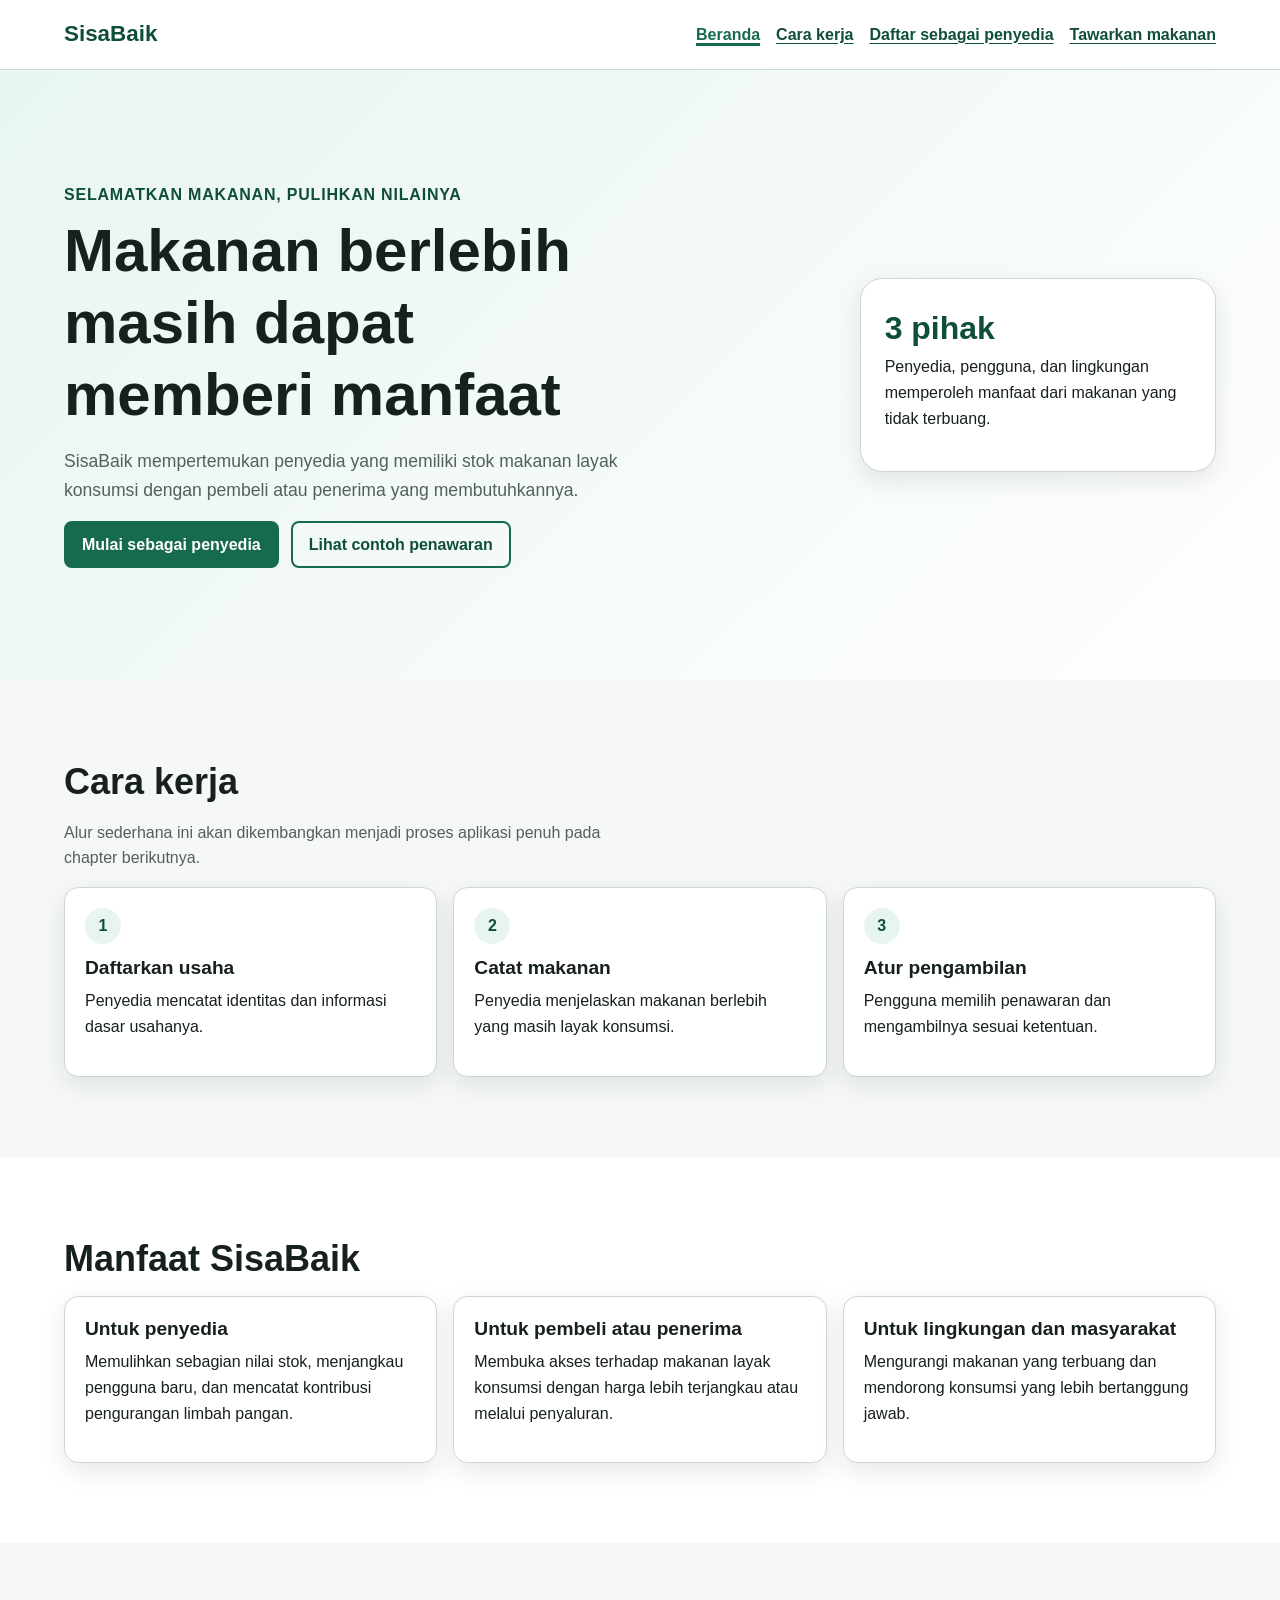
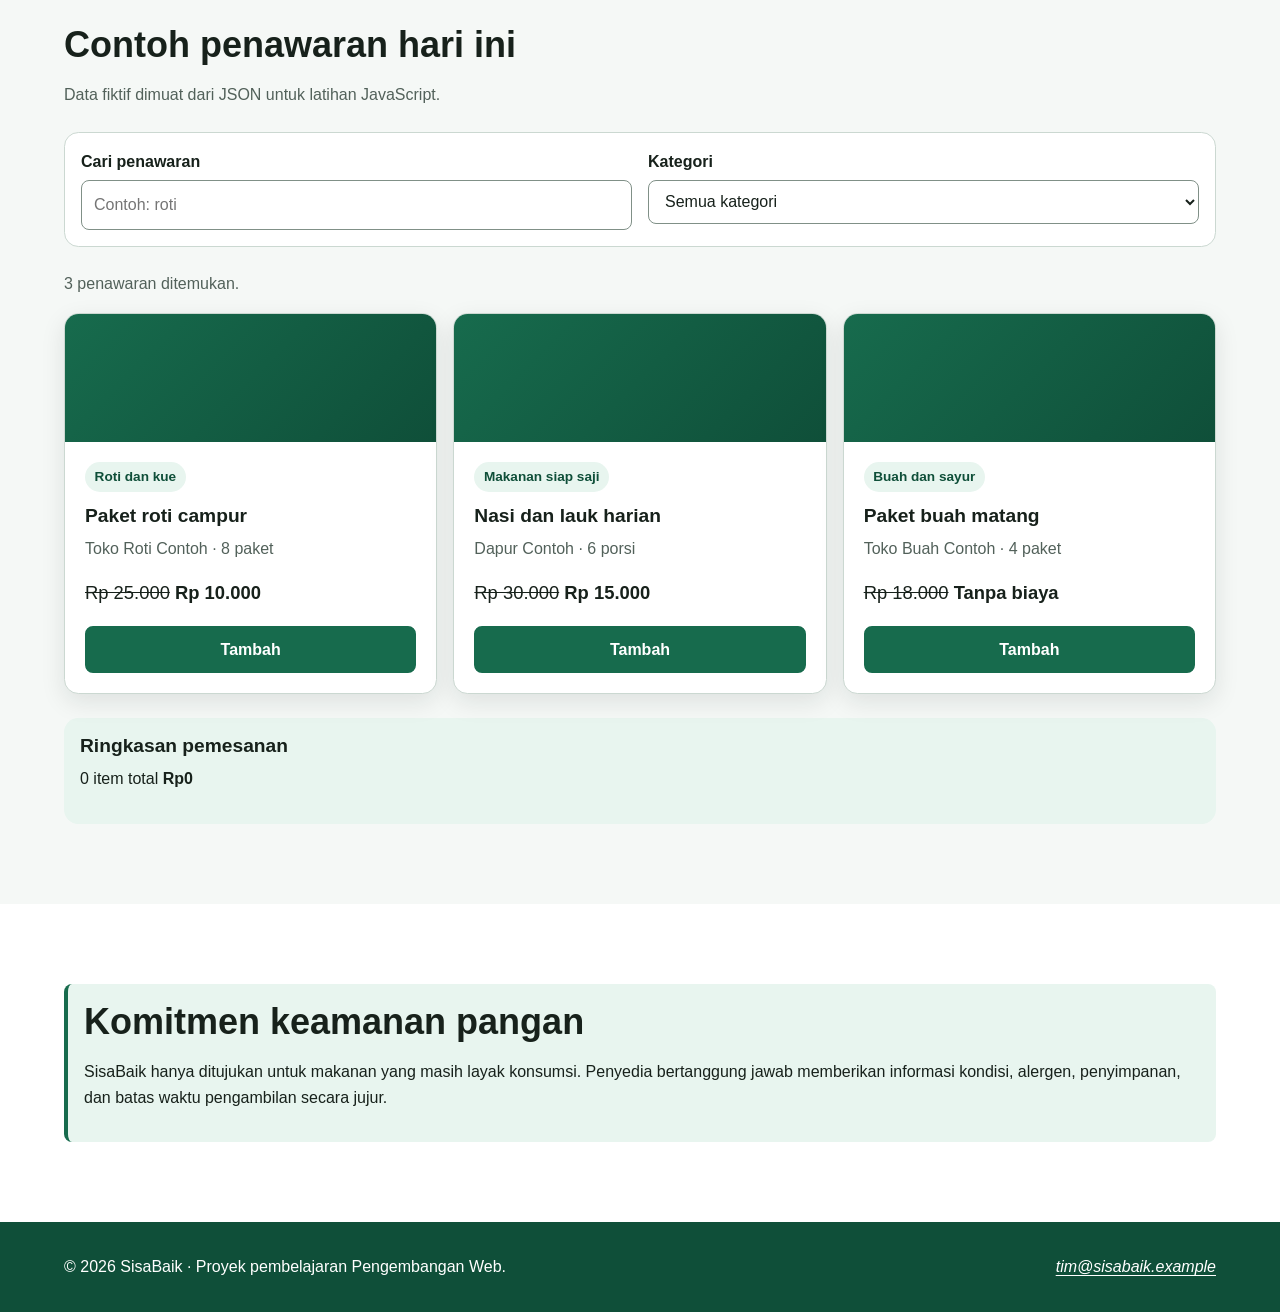
<file: index.html>
<!doctype html>
<html lang="id">
<head>
  <meta charset="utf-8">
  <meta name="viewport" content="width=device-width, initial-scale=1">
  <meta name="description" content="SisaBaik membantu penyedia menawarkan makanan berlebih agar tetap bernilai, terjangkau, dan tidak terbuang.">
  <title>Beranda | SisaBaik</title>
  <link rel="stylesheet" href="styles.css">
  <script src="app.js" defer></script>
</head>
<body>
  <a class="skip-link" href="#konten-utama">Lewati ke konten utama</a>

  <header class="site-header">
    <div class="container header-layout">
      <p class="brand">SisaBaik</p>
      <nav aria-label="Navigasi utama">
        <ul class="nav-list">
          <li><a href="index.html" aria-current="page">Beranda</a></li>
          <li><a href="#cara-kerja">Cara kerja</a></li>
          <li><a href="daftar-penyedia.html">Daftar sebagai penyedia</a></li>
          <li><a href="tawarkan-makanan.html">Tawarkan makanan</a></li>
        </ul>
      </nav>
    </div>
  </header>

  <main id="konten-utama" tabindex="-1">
    <section class="hero" aria-labelledby="judul-utama">
      <div class="container hero-layout">
        <div>
          <p class="eyebrow">Selamatkan makanan, pulihkan nilainya</p>
          <h1 id="judul-utama">Makanan berlebih masih dapat memberi manfaat</h1>
          <p class="lead">SisaBaik mempertemukan penyedia yang memiliki stok makanan layak konsumsi dengan pembeli atau penerima yang membutuhkannya.</p>
          <div class="button-group">
            <a class="button" href="daftar-penyedia.html">Mulai sebagai penyedia</a>
            <a class="button button-secondary" href="#penawaran-contoh">Lihat contoh penawaran</a>
          </div>
        </div>

        <aside class="hero-panel" aria-label="Ringkasan manfaat SisaBaik">
          <strong>3 pihak</strong>
          <p>Penyedia, pengguna, dan lingkungan memperoleh manfaat dari makanan yang tidak terbuang.</p>
        </aside>
      </div>
    </section>

    <section class="section" id="cara-kerja" aria-labelledby="judul-cara-kerja">
      <div class="container">
        <h2 id="judul-cara-kerja">Cara kerja</h2>
        <p class="section-intro">Alur sederhana ini akan dikembangkan menjadi proses aplikasi penuh pada chapter berikutnya.</p>
        <div class="steps-grid">
          <article class="card">
            <span class="step-number" aria-hidden="true">1</span>
            <h3>Daftarkan usaha</h3>
            <p>Penyedia mencatat identitas dan informasi dasar usahanya.</p>
          </article>
          <article class="card">
            <span class="step-number" aria-hidden="true">2</span>
            <h3>Catat makanan</h3>
            <p>Penyedia menjelaskan makanan berlebih yang masih layak konsumsi.</p>
          </article>
          <article class="card">
            <span class="step-number" aria-hidden="true">3</span>
            <h3>Atur pengambilan</h3>
            <p>Pengguna memilih penawaran dan mengambilnya sesuai ketentuan.</p>
          </article>
        </div>
      </div>
    </section>

    <section class="section section-alt" aria-labelledby="judul-manfaat">
      <div class="container">
        <h2 id="judul-manfaat">Manfaat SisaBaik</h2>
        <div class="benefit-grid">
          <article class="card">
            <h3>Untuk penyedia</h3>
            <p>Memulihkan sebagian nilai stok, menjangkau pengguna baru, dan mencatat kontribusi pengurangan limbah pangan.</p>
          </article>
          <article class="card">
            <h3>Untuk pembeli atau penerima</h3>
            <p>Membuka akses terhadap makanan layak konsumsi dengan harga lebih terjangkau atau melalui penyaluran.</p>
          </article>
          <article class="card">
            <h3>Untuk lingkungan dan masyarakat</h3>
            <p>Mengurangi makanan yang terbuang dan mendorong konsumsi yang lebih bertanggung jawab.</p>
          </article>
        </div>
      </div>
    </section>

    <section class="section" id="penawaran-contoh" aria-labelledby="judul-penawaran">
      <div class="container">
        <h2 id="judul-penawaran">Contoh penawaran hari ini</h2>
        <p class="section-intro">Data fiktif dimuat dari JSON untuk latihan JavaScript.</p>

        <form class="filter-panel" id="filter-form" role="search">
          <p>
            <label for="kata-kunci">Cari penawaran</label><br>
            <input id="kata-kunci" name="kata_kunci" type="search" placeholder="Contoh: roti">
          </p>
          <p>
            <label for="filter-kategori">Kategori</label><br>
            <select id="filter-kategori" name="kategori">
              <option value="semua">Semua kategori</option>
              <option value="makanan-siap-saji">Makanan siap saji</option>
              <option value="roti-kue">Roti dan kue</option>
              <option value="buah-sayur">Buah dan sayur</option>
            </select>
          </p>
        </form>

        <p id="status-katalog" class="status-message" role="status" aria-live="polite">Memuat penawaran...</p>
        <div class="offer-grid" id="daftar-penawaran"></div>

        <aside class="cart-summary" aria-labelledby="judul-ringkasan">
          <h3 id="judul-ringkasan">Ringkasan pemesanan</h3>
          <p><span id="jumlah-item">0</span> item total <strong id="total-pesanan">Rp0</strong></p>
        </aside>
      </div>
    </section>

    <section class="section section-alt" aria-labelledby="judul-keamanan">
      <div class="container">
        <div class="notice">
          <h2 id="judul-keamanan">Komitmen keamanan pangan</h2>
          <p>SisaBaik hanya ditujukan untuk makanan yang masih layak konsumsi. Penyedia bertanggung jawab memberikan informasi kondisi, alergen, penyimpanan, dan batas waktu pengambilan secara jujur.</p>
        </div>
      </div>
    </section>
  </main>

  <footer class="site-footer">
    <div class="container footer-layout">
      <p>&copy; 2026 SisaBaik · Proyek pembelajaran Pengembangan Web.</p>
      <address><a href="mailto:tim@sisabaik.example">tim@sisabaik.example</a></address>
    </div>
  </footer>
</body>
</html>
</file>
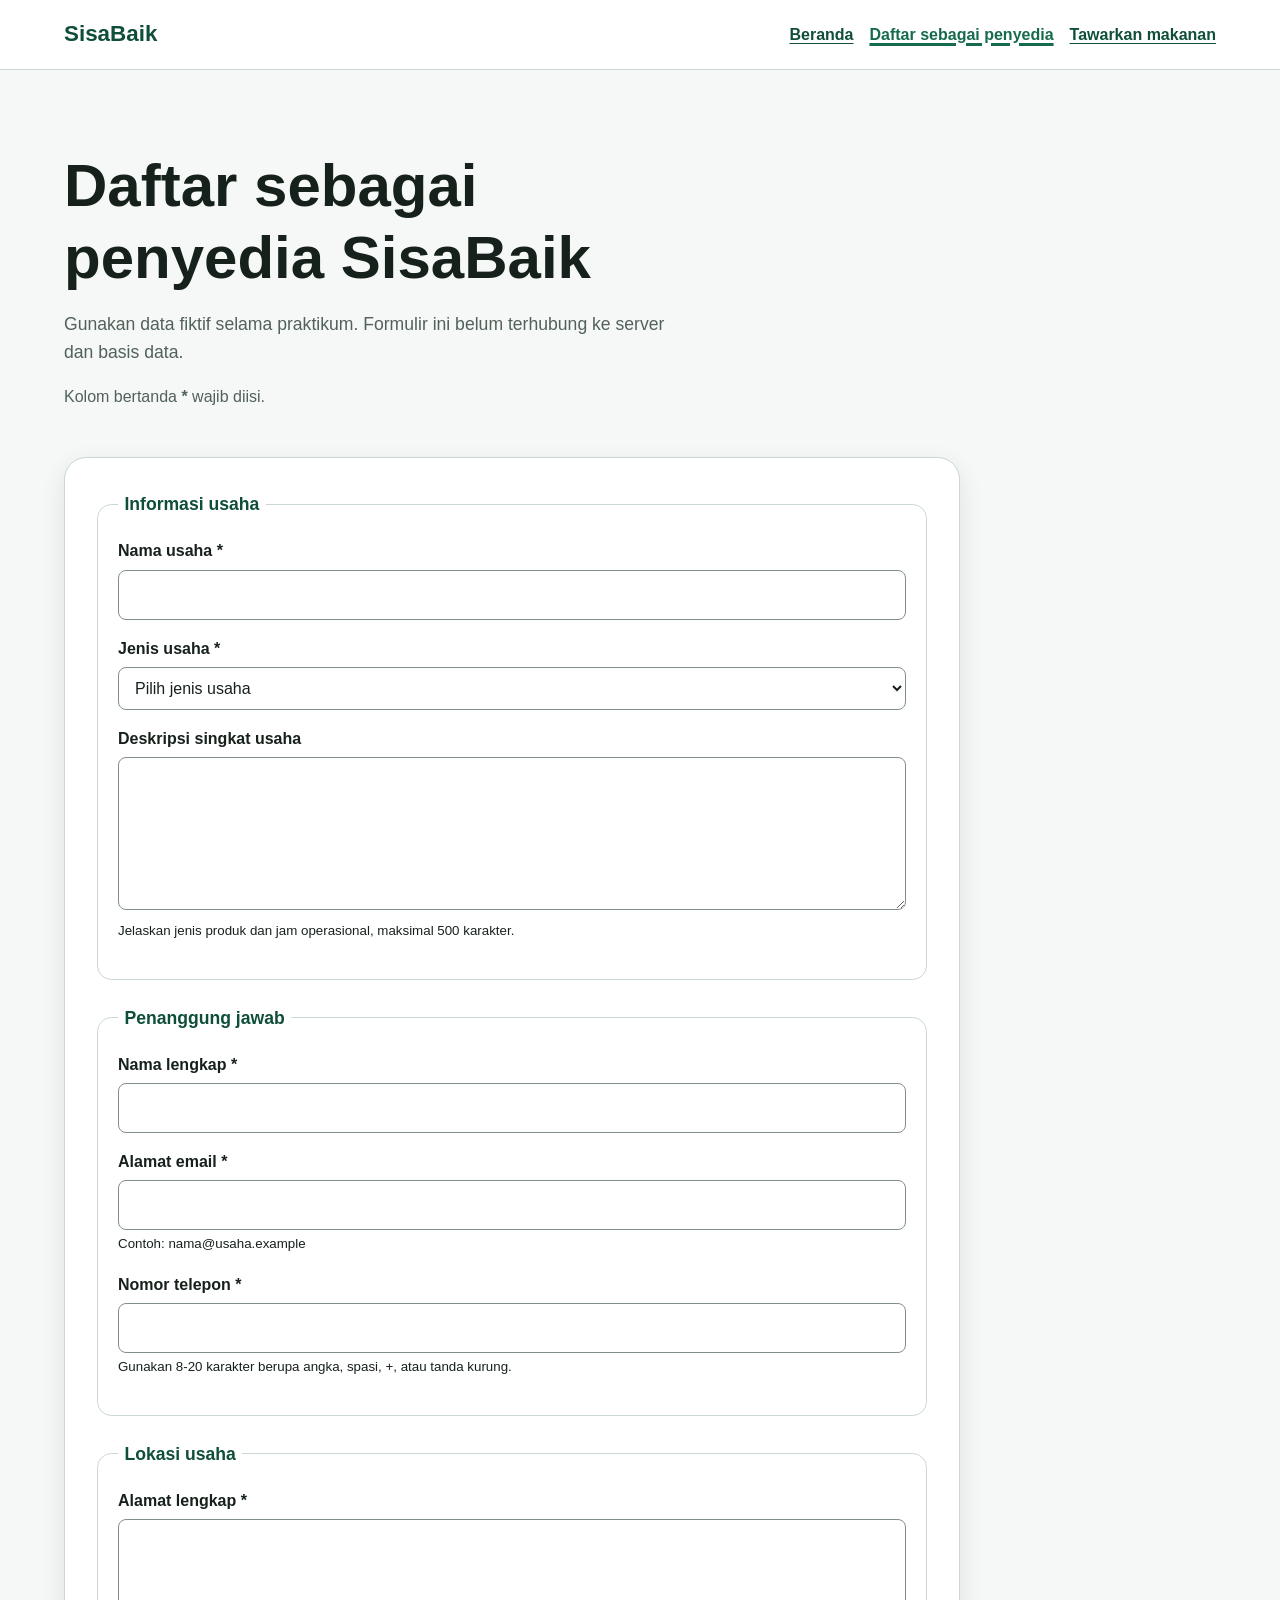
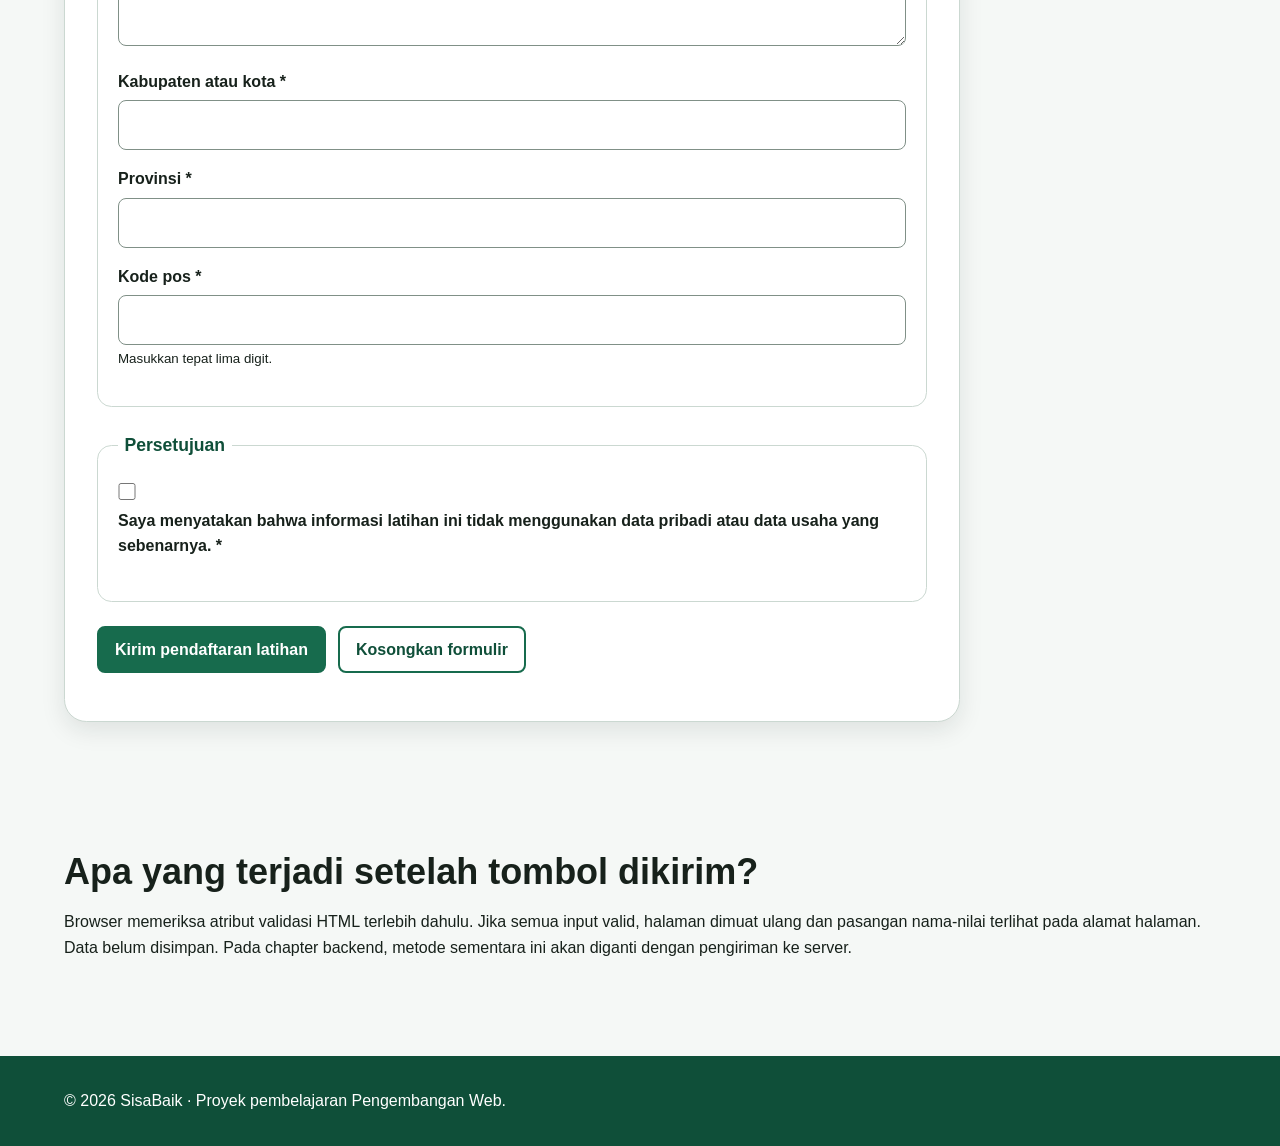
<file: daftar-penyedia.html>
<!doctype html>
<html lang="id">
<head>
  <meta charset="utf-8">
  <meta name="viewport" content="width=device-width, initial-scale=1">
  <meta name="description" content="Formulir prototipe untuk mendaftarkan usaha sebagai penyedia makanan di SisaBaik.">
  <title>Daftar Penyedia | SisaBaik</title>
  <link rel="stylesheet" href="styles.css">
  <script src="app.js" defer></script>
</head>
<body>
  <a class="skip-link" href="#konten-utama">Lewati ke konten utama</a>

  <header class="site-header">
    <div class="container header-layout">
      <p class="brand">SisaBaik</p>
      <nav aria-label="Navigasi utama">
        <ul class="nav-list">
          <li><a href="index.html">Beranda</a></li>
          <li><a href="daftar-penyedia.html" aria-current="page">Daftar sebagai penyedia</a></li>
          <li><a href="tawarkan-makanan.html">Tawarkan makanan</a></li>
        </ul>
      </nav>
    </div>
  </header>

  <main class="container" id="konten-utama" tabindex="-1">
    <div class="page-heading">
      <h1>Daftar sebagai penyedia SisaBaik</h1>
      <p class="lead">Gunakan data fiktif selama praktikum. Formulir ini belum terhubung ke server dan basis data.</p>
      <p class="required-note" id="petunjuk-wajib">Kolom bertanda <strong>*</strong> wajib diisi.</p>
    </div>

    <form class="form-card" action="daftar-penyedia.html" method="get" aria-describedby="petunjuk-wajib">
      <fieldset class="form-section">
        <legend>Informasi usaha</legend>
        <p>
          <label for="nama-usaha">Nama usaha *</label><br>
          <input type="text" id="nama-usaha" name="nama_usaha" autocomplete="organization" minlength="3" maxlength="100" required>
        </p>
        <p>
          <label for="jenis-usaha">Jenis usaha *</label><br>
          <select id="jenis-usaha" name="jenis_usaha" required>
            <option value="">Pilih jenis usaha</option>
            <option value="restoran">Restoran</option>
            <option value="toko-roti">Toko roti</option>
            <option value="katering">Katering</option>
            <option value="ritel">Toko ritel</option>
            <option value="hotel">Hotel atau penginapan</option>
            <option value="lainnya">Lainnya</option>
          </select>
        </p>
        <p>
          <label for="deskripsi-usaha">Deskripsi singkat usaha</label><br>
          <textarea id="deskripsi-usaha" name="deskripsi_usaha" rows="5" maxlength="500" aria-describedby="bantuan-deskripsi"></textarea><br>
          <small id="bantuan-deskripsi">Jelaskan jenis produk dan jam operasional, maksimal 500 karakter.</small>
        </p>
      </fieldset>

      <fieldset class="form-section">
        <legend>Penanggung jawab</legend>
        <p>
          <label for="nama-penanggung-jawab">Nama lengkap *</label><br>
          <input type="text" id="nama-penanggung-jawab" name="nama_penanggung_jawab" autocomplete="name" minlength="3" maxlength="100" required>
        </p>
        <p>
          <label for="email">Alamat email *</label><br>
          <input type="email" id="email" name="email" autocomplete="email" maxlength="254" aria-describedby="bantuan-email" required><br>
          <small id="bantuan-email">Contoh: nama@usaha.example</small>
        </p>
        <p>
          <label for="telepon">Nomor telepon *</label><br>
          <input type="tel" id="telepon" name="telepon" autocomplete="tel" inputmode="tel" pattern="[0-9+() ]{8,20}" aria-describedby="bantuan-telepon" required><br>
          <small id="bantuan-telepon">Gunakan 8-20 karakter berupa angka, spasi, +, atau tanda kurung.</small>
        </p>
      </fieldset>

      <fieldset class="form-section">
        <legend>Lokasi usaha</legend>
        <p>
          <label for="alamat">Alamat lengkap *</label><br>
          <textarea id="alamat" name="alamat" rows="4" autocomplete="street-address" minlength="10" maxlength="250" required></textarea>
        </p>
        <p>
          <label for="kota">Kabupaten atau kota *</label><br>
          <input type="text" id="kota" name="kota" autocomplete="address-level2" maxlength="100" required>
        </p>
        <p>
          <label for="provinsi">Provinsi *</label><br>
          <input type="text" id="provinsi" name="provinsi" autocomplete="address-level1" maxlength="100" required>
        </p>
        <p>
          <label for="kode-pos">Kode pos *</label><br>
          <input type="text" id="kode-pos" name="kode_pos" autocomplete="postal-code" inputmode="numeric" pattern="[0-9]{5}" aria-describedby="bantuan-kode-pos" required><br>
          <small id="bantuan-kode-pos">Masukkan tepat lima digit.</small>
        </p>
      </fieldset>

      <fieldset class="form-section">
        <legend>Persetujuan</legend>
        <p>
          <input type="checkbox" id="persetujuan" name="persetujuan" value="setuju" required>
          <label for="persetujuan">Saya menyatakan bahwa informasi latihan ini tidak menggunakan data pribadi atau data usaha yang sebenarnya. *</label>
        </p>
      </fieldset>

      <p class="form-actions">
        <button class="button" type="submit">Kirim pendaftaran latihan</button>
        <button class="button button-secondary" type="reset">Kosongkan formulir</button>
      </p>
    </form>

    <section class="section" aria-labelledby="catatan-prototipe">
      <h2 id="catatan-prototipe">Apa yang terjadi setelah tombol dikirim?</h2>
      <p>Browser memeriksa atribut validasi HTML terlebih dahulu. Jika semua input valid, halaman dimuat ulang dan pasangan nama-nilai terlihat pada alamat halaman. Data belum disimpan. Pada chapter backend, metode sementara ini akan diganti dengan pengiriman ke server.</p>
    </section>
  </main>

  <footer class="site-footer">
    <div class="container footer-layout">
      <p>&copy; 2026 SisaBaik · Proyek pembelajaran Pengembangan Web.</p>
    </div>
  </footer>
</body>
</html>
</file>
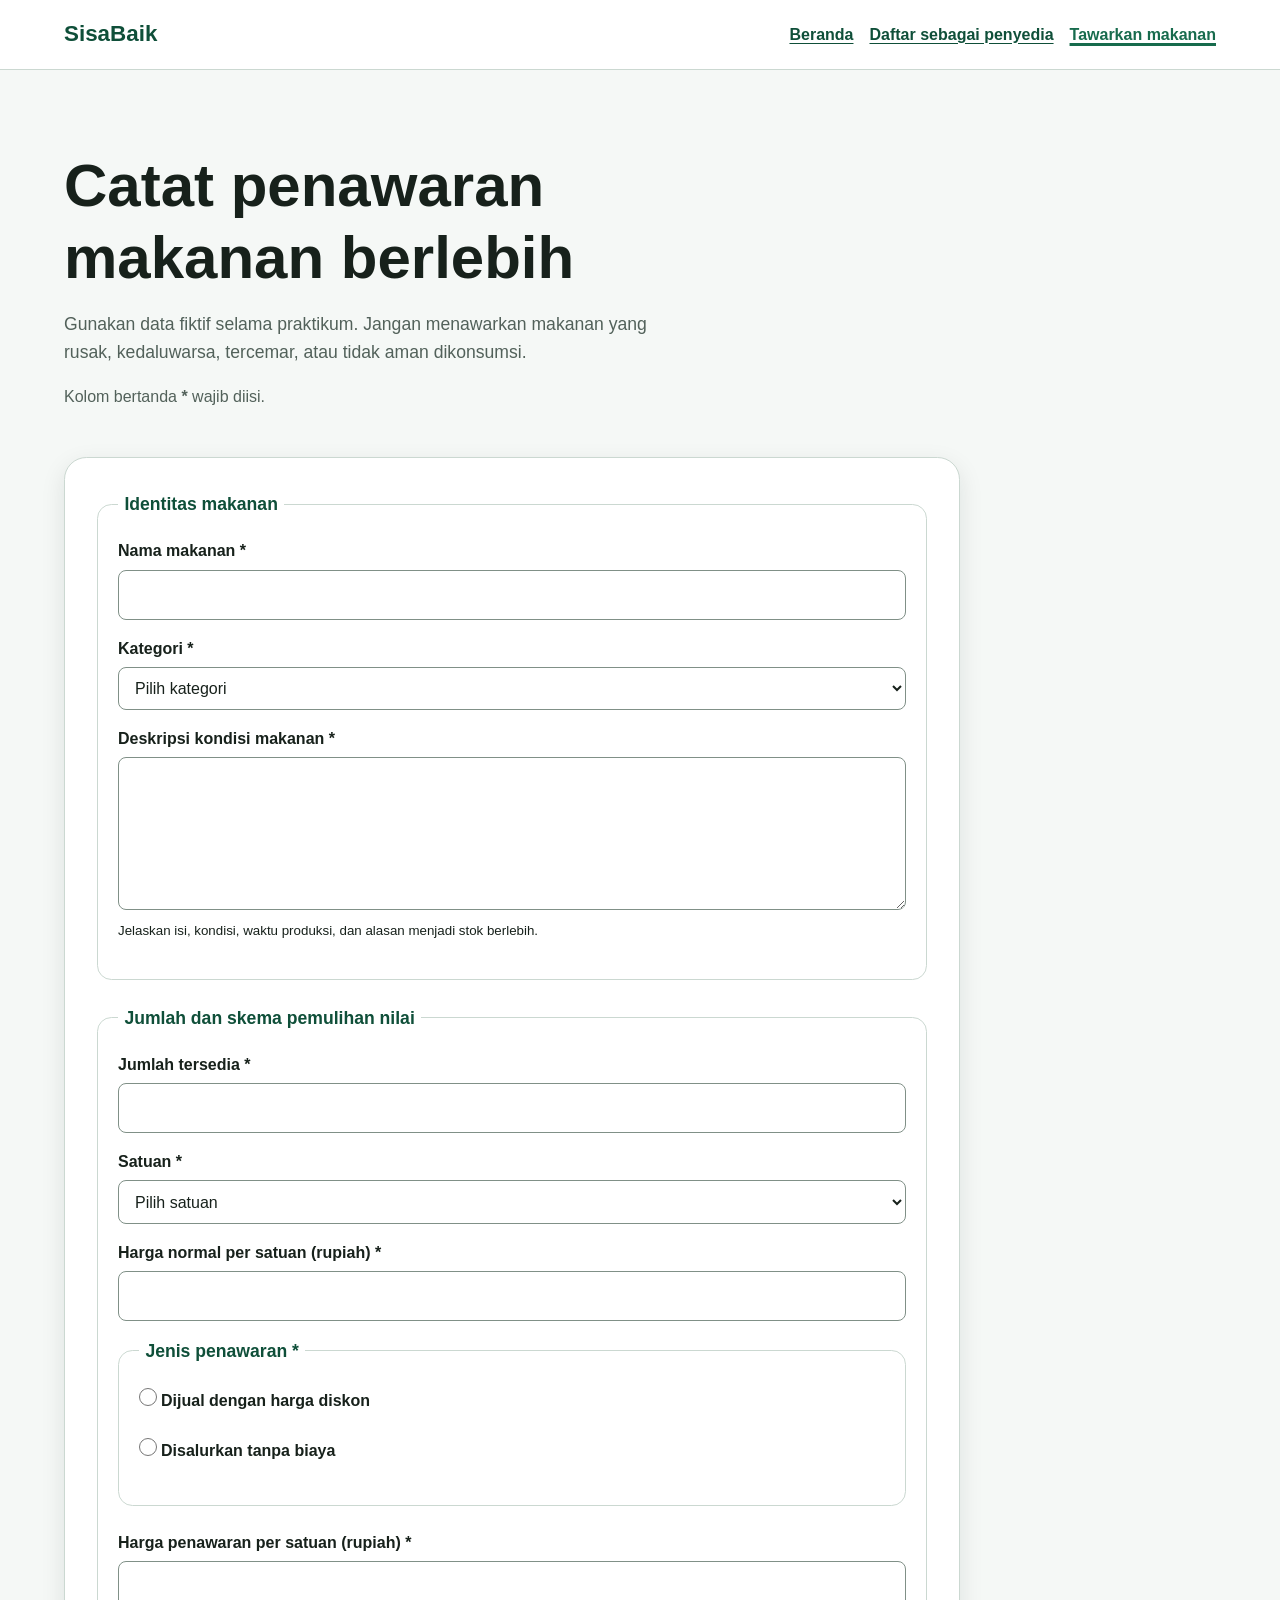
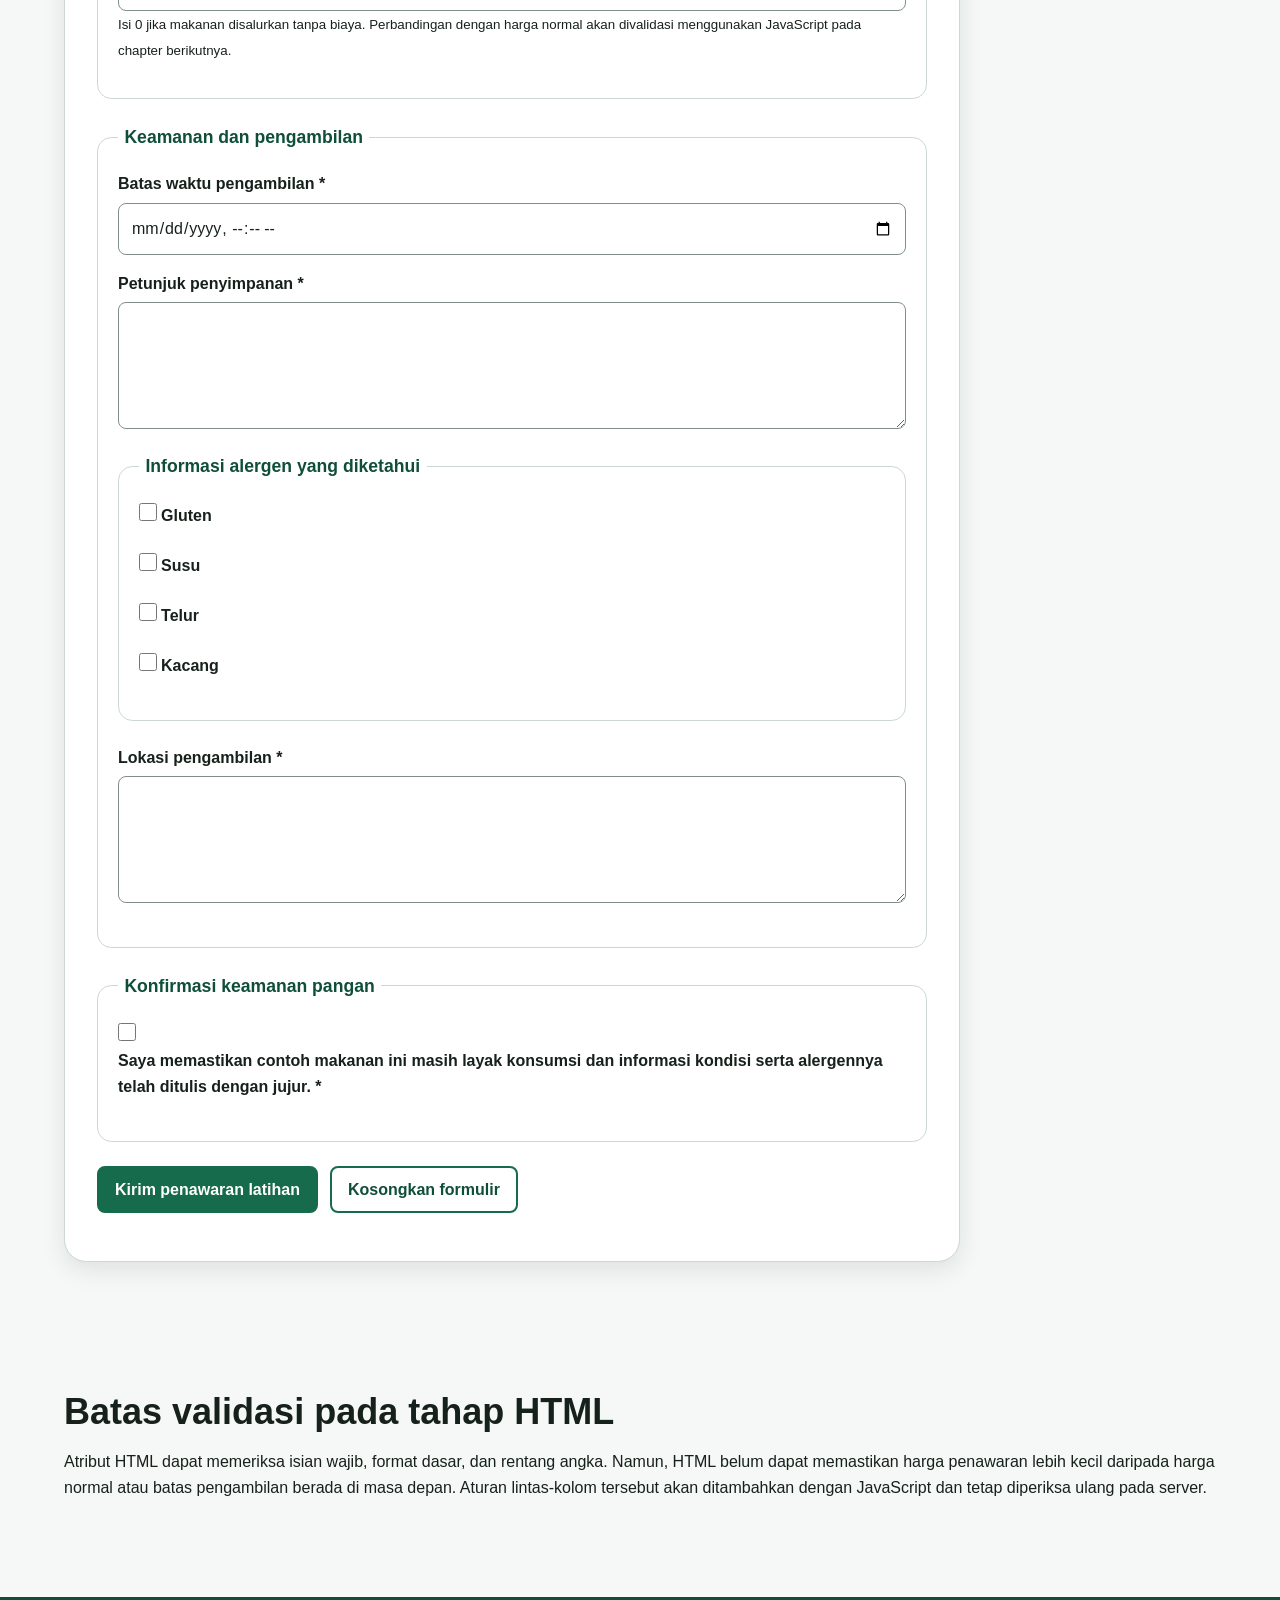
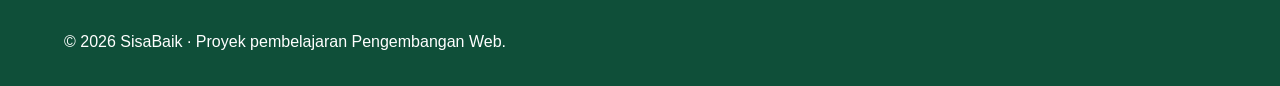
<file: tawarkan-makanan.html>
<!doctype html>
<html lang="id">
<head>
  <meta charset="utf-8">
  <meta name="viewport" content="width=device-width, initial-scale=1">
  <meta name="description" content="Formulir prototipe untuk mencatat makanan berlebih yang akan ditawarkan melalui SisaBaik.">
  <title>Tawarkan Makanan | SisaBaik</title>
  <link rel="stylesheet" href="styles.css">
  <script src="app.js" defer></script>
</head>
<body>
  <a class="skip-link" href="#konten-utama">Lewati ke konten utama</a>

  <header class="site-header">
    <div class="container header-layout">
      <p class="brand">SisaBaik</p>
      <nav aria-label="Navigasi utama">
        <ul class="nav-list">
          <li><a href="index.html">Beranda</a></li>
          <li><a href="daftar-penyedia.html">Daftar sebagai penyedia</a></li>
          <li><a href="tawarkan-makanan.html" aria-current="page">Tawarkan makanan</a></li>
        </ul>
      </nav>
    </div>
  </header>

  <main class="container" id="konten-utama" tabindex="-1">
    <div class="page-heading">
      <h1>Catat penawaran makanan berlebih</h1>
      <p class="lead">Gunakan data fiktif selama praktikum. Jangan menawarkan makanan yang rusak, kedaluwarsa, tercemar, atau tidak aman dikonsumsi.</p>
      <p class="required-note" id="petunjuk-wajib">Kolom bertanda <strong>*</strong> wajib diisi.</p>
    </div>

    <form id="form-penawaran" class="form-card" action="tawarkan-makanan.html" method="get" aria-describedby="petunjuk-wajib">
      <fieldset class="form-section">
        <legend>Identitas makanan</legend>
        <p>
          <label for="nama-makanan">Nama makanan *</label><br>
          <input type="text" id="nama-makanan" name="nama_makanan" minlength="3" maxlength="120" required>
        </p>
        <p>
          <label for="kategori">Kategori *</label><br>
          <select id="kategori" name="kategori" required>
            <option value="">Pilih kategori</option>
            <option value="makanan-siap-saji">Makanan siap saji</option>
            <option value="roti-kue">Roti atau kue</option>
            <option value="buah-sayur">Buah atau sayur</option>
            <option value="minuman">Minuman</option>
            <option value="bahan-pangan">Bahan pangan</option>
            <option value="lainnya">Lainnya</option>
          </select>
        </p>
        <p>
          <label for="deskripsi-makanan">Deskripsi kondisi makanan *</label><br>
          <textarea id="deskripsi-makanan" name="deskripsi_makanan" rows="5" minlength="20" maxlength="600" aria-describedby="bantuan-deskripsi-makanan" required></textarea><br>
          <small id="bantuan-deskripsi-makanan">Jelaskan isi, kondisi, waktu produksi, dan alasan menjadi stok berlebih.</small>
        </p>
      </fieldset>

      <fieldset class="form-section">
        <legend>Jumlah dan skema pemulihan nilai</legend>
        <p>
          <label for="jumlah">Jumlah tersedia *</label><br>
          <input type="number" id="jumlah" name="jumlah" min="1" max="1000" step="1" required>
        </p>
        <p>
          <label for="satuan">Satuan *</label><br>
          <select id="satuan" name="satuan" required>
            <option value="">Pilih satuan</option>
            <option value="porsi">Porsi</option>
            <option value="paket">Paket</option>
            <option value="buah">Buah</option>
            <option value="kilogram">Kilogram</option>
            <option value="liter">Liter</option>
          </select>
        </p>
        <p>
          <label for="harga-normal">Harga normal per satuan (rupiah) *</label><br>
          <input type="number" id="harga-normal" name="harga_normal" min="0" max="10000000" step="500" required>
        </p>
        
        <fieldset class="form-section">
          <legend>Jenis penawaran *</legend>
          <p>
            <input type="radio" id="jenis-diskon" name="jenis_penawaran" value="diskon" required>
            <label for="jenis-diskon">Dijual dengan harga diskon</label>
          </p>
          <p>
            <input type="radio" id="jenis-donasi" name="jenis_penawaran" value="donasi">
            <label for="jenis-donasi">Disalurkan tanpa biaya</label>
          </p>
        </fieldset>

        <p>
          <label for="harga-pemulihan">Harga penawaran per satuan (rupiah) *</label><br>
          <input type="number" id="harga-pemulihan" name="harga_penawaran" min="0" max="10000000" step="500" aria-describedby="bantuan-harga" required><br>
          <small id="bantuan-harga">Isi 0 jika makanan disalurkan tanpa biaya. Perbandingan dengan harga normal akan divalidasi menggunakan JavaScript pada chapter berikutnya.</small>
        </p>
      </fieldset>

      <fieldset class="form-section">
        <legend>Keamanan dan pengambilan</legend>
        <p>
          <label for="batas-pengambilan">Batas waktu pengambilan *</label><br>
          <input type="datetime-local" id="batas-pengambilan" name="batas_pengambilan" required>
        </p>
        <p>
          <label for="petunjuk-penyimpanan">Petunjuk penyimpanan *</label><br>
          <textarea id="petunjuk-penyimpanan" name="petunjuk_penyimpanan" rows="4" minlength="10" maxlength="300" required></textarea>
        </p>

        <fieldset class="form-section">
          <legend>Informasi alergen yang diketahui</legend>
          <p>
            <input type="checkbox" id="alergen-gluten" name="alergen" value="gluten">
            <label for="alergen-gluten">Gluten</label>
          </p>
          <p>
            <input type="checkbox" id="alergen-susu" name="alergen" value="susu">
            <label for="alergen-susu">Susu</label>
          </p>
          <p>
            <input type="checkbox" id="alergen-telur" name="alergen" value="telur">
            <label for="alergen-telur">Telur</label>
          </p>
          <p>
            <input type="checkbox" id="alergen-kacang" name="alergen" value="kacang">
            <label for="alergen-kacang">Kacang</label>
          </p>
        </fieldset>

        <p>
          <label for="lokasi-pengambilan">Lokasi pengambilan *</label><br>
          <textarea id="lokasi-pengambilan" name="lokasi_pengambilan" rows="4" autocomplete="street-address" minlength="10" maxlength="250" required></textarea>
        </p>
      </fieldset>

      <fieldset class="form-section">
        <legend>Konfirmasi keamanan pangan</legend>
        <p>
          <input type="checkbox" id="konfirmasi-keamanan" name="konfirmasi_keamanan" value="terkonfirmasi" required>
          <label for="konfirmasi-keamanan">Saya memastikan contoh makanan ini masih layak konsumsi dan informasi kondisi serta alergennya telah ditulis dengan jujur. *</label>
        </p>
      </fieldset>

      <p class="form-actions">
        <button class="button" type="submit">Kirim penawaran latihan</button>
        <button class="button button-secondary" type="reset">Kosongkan formulir</button>
      </p>
    </form>

    <section class="section" aria-labelledby="batas-validasi-html">
      <h2 id="batas-validasi-html">Batas validasi pada tahap HTML</h2>
      <p>Atribut HTML dapat memeriksa isian wajib, format dasar, dan rentang angka. Namun, HTML belum dapat memastikan harga penawaran lebih kecil daripada harga normal atau batas pengambilan berada di masa depan. Aturan lintas-kolom tersebut akan ditambahkan dengan JavaScript dan tetap diperiksa ulang pada server.</p>
    </section>
  </main>

  <footer class="site-footer">
    <div class="container footer-layout">
      <p>&copy; 2026 SisaBaik · Proyek pembelajaran Pengembangan Web.</p>
    </div>
  </footer>
</body>
</html>
</file>
<file: styles.css>
:root {
  --color-primary: #176b4d;
  --color-primary-dark: #0f4f39;
  --color-primary-soft: #e8f5ef;
  --color-accent: #f2b84b;
  --color-text: #17211b;
  --color-muted: #52615a;
  --color-surface: #ffffff;
  --color-background: #f5f8f6;
  --color-border: #cbd8d1;
  --color-danger: #a52a2a;
  --shadow-card: 0 0.5rem 1.5rem rgb(23 33 27 / 10%);
  --radius-small: 0.5rem;
  --radius-medium: 0.9rem;
  --radius-large: 1.4rem;
  --content-width: 72rem;
}

*,
*::before,
*::after {
  box-sizing: border-box;
}

html {
  scroll-behavior: smooth;
}

body {
  margin: 0;
  background: var(--color-background);
  color: var(--color-text);
  font-family: Arial, Helvetica, sans-serif;
  font-size: 1rem;
  line-height: 1.6;
}

h1,
h2,
h3,
p {
  margin-block-start: 0;
}

h1,
h2,
h3 {
  line-height: 1.2;
}

h1 {
  max-width: 18ch;
  margin-block-end: 1rem;
  font-size: clamp(2rem, 7vw, 3.75rem);
}

h2 {
  margin-block-end: 1rem;
  font-size: clamp(1.5rem, 4vw, 2.25rem);
}

h3 {
  margin-block-end: 0.6rem;
  font-size: 1.2rem;
}

a {
  color: var(--color-primary-dark);
  text-underline-offset: 0.2em;
}

a:hover {
  text-decoration-thickness: 0.18em;
}

:focus-visible {
  outline: 0.2rem solid var(--color-accent);
  outline-offset: 0.2rem;
}

.skip-link {
  position: absolute;
  inset-block-start: 0.5rem;
  inset-inline-start: 0.5rem;
  z-index: 100;
  padding: 0.7rem 1rem;
  border-radius: var(--radius-small);
  background: var(--color-text);
  color: var(--color-surface);
  transform: translateY(-180%);
}

.skip-link:focus {
  transform: translateY(0);
}

.container {
  width: min(100% - 2rem, var(--content-width));
  margin-inline: auto;
}

.site-header {
  background: var(--color-surface);
  border-block-end: 0.0625rem solid var(--color-border);
}

.header-layout {
  display: flex;
  flex-direction: column;
  gap: 0.75rem;
  padding-block: 1rem;
}

.brand {
  margin: 0;
  color: var(--color-primary-dark);
  font-size: 1.4rem;
  font-weight: 700;
}

.nav-list {
  display: flex;
  flex-wrap: wrap;
  gap: 0.5rem 1rem;
  margin: 0;
  padding: 0;
  list-style: none;
}

.nav-list a {
  display: inline-block;
  padding-block: 0.35rem;
  font-weight: 700;
}

.nav-list a[aria-current="page"] {
  color: var(--color-primary);
  text-decoration-thickness: 0.2em;
}

.hero {
  padding-block: clamp(3rem, 10vw, 7rem);
  background: linear-gradient(135deg, rgb(232 245 239 / 95%), rgb(255 255 255 / 92%));
}

.hero-layout {
  display: grid;
  gap: 2rem;
  align-items: center;
}

.eyebrow {
  margin-block-end: 0.5rem;
  color: var(--color-primary-dark);
  font-weight: 700;
  letter-spacing: 0.05em;
  text-transform: uppercase;
}

.lead {
  max-width: 62ch;
  color: var(--color-muted);
  font-size: 1.1rem;
}

.hero-panel {
  padding: 1.5rem;
  border: 0.0625rem solid var(--color-border);
  border-radius: var(--radius-large);
  background: var(--color-surface);
  box-shadow: var(--shadow-card);
}

.hero-panel strong {
  display: block;
  color: var(--color-primary-dark);
  font-size: 2rem;
}

.button-group,
.form-actions {
  display: flex;
  flex-wrap: wrap;
  gap: 0.75rem;
  align-items: center;
}

.button {
  display: inline-block;
  padding: 0.75rem 1rem;
  border: 0.125rem solid var(--color-primary);
  border-radius: var(--radius-small);
  background: var(--color-primary);
  color: var(--color-surface);
  font: inherit;
  font-weight: 700;
  line-height: 1.2;
  text-decoration: none;
  cursor: pointer;
}

.button:hover {
  background: var(--color-primary-dark);
  border-color: var(--color-primary-dark);
}

.button-secondary {
  background: transparent;
  color: var(--color-primary-dark);
}

.section {
  padding-block: clamp(2.5rem, 7vw, 5rem);
}

.section-alt {
  background: var(--color-surface);
}

.section-intro {
  max-width: 65ch;
  color: var(--color-muted);
}

.steps-grid,
.benefit-grid,
.offer-grid {
  display: grid;
  grid-template-columns: 1fr;
  gap: 1rem;
}

.card {
  padding: 1.25rem;
  border: 0.0625rem solid var(--color-border);
  border-radius: var(--radius-medium);
  background: var(--color-surface);
  box-shadow: var(--shadow-card);
}

.step-number {
  display: inline-grid;
  width: 2.25rem;
  height: 2.25rem;
  margin-block-end: 0.75rem;
  place-items: center;
  border-radius: 50%;
  background: var(--color-primary-soft);
  color: var(--color-primary-dark);
  font-weight: 700;
}

.offer-card {
  display: flex;
  flex-direction: column;
  overflow: hidden;
  border: 0.0625rem solid var(--color-border);
  border-radius: var(--radius-medium);
  background: var(--color-surface);
  box-shadow: var(--shadow-card);
}

.offer-card__visual {
  min-height: 8rem;
  background: linear-gradient(135deg, var(--color-primary), var(--color-primary-dark));
}

.offer-card__content {
  display: flex;
  flex: 1;
  flex-direction: column;
  padding: 1.25rem;
}

.offer-card__meta {
  color: var(--color-muted);
}

.offer-card__price {
  margin-block-start: auto;
  font-size: 1.15rem;
}

.badge {
  display: inline-block;
  width: fit-content;
  margin-block-end: 0.75rem;
  padding: 0.25rem 0.6rem;
  border-radius: 999px;
  background: var(--color-primary-soft);
  color: var(--color-primary-dark);
  font-size: 0.85rem;
  font-weight: 700;
}

.notice {
  padding: 1rem;
  border-inline-start: 0.3rem solid var(--color-primary);
  border-radius: var(--radius-small);
  background: var(--color-primary-soft);
}

.page-heading {
  padding-block: clamp(2.5rem, 7vw, 5rem) 2rem;
}

.form-card {
  max-width: 56rem;
  margin-block-end: 3rem;
  padding: clamp(1rem, 4vw, 2rem);
  border: 0.0625rem solid var(--color-border);
  border-radius: var(--radius-large);
  background: var(--color-surface);
  box-shadow: var(--shadow-card);
}

.form-section {
  margin: 0 0 1.5rem;
  padding: 1.25rem;
  border: 0.0625rem solid var(--color-border);
  border-radius: var(--radius-medium);
}

.form-section legend {
  padding-inline: 0.4rem;
  color: var(--color-primary-dark);
  font-size: 1.1rem;
  font-weight: 700;
}

label {
  display: inline-block;
  margin-block-end: 0.35rem;
  font-weight: 700;
}

input,
select,
textarea {
  width: 100%;
  padding: 0.7rem 0.75rem;
  border: 0.0625rem solid #809087;
  border-radius: var(--radius-small);
  background: var(--color-surface);
  color: var(--color-text);
  font: inherit;
}

textarea {
  resize: vertical;
}

input:focus,
select:focus,
textarea:focus {
  border-color: var(--color-primary-dark);
}

input[type="checkbox"],
input[type="radio"] {
  width: 1.1rem;
  height: 1.1rem;
  margin: 0.2rem 0 0;
  accent-color: var(--color-primary);
}

.required-note {
  color: var(--color-muted);
}

.site-footer {
  padding-block: 2rem;
  background: var(--color-primary-dark);
  color: var(--color-surface);
}

.site-footer a {
  color: var(--color-surface);
}

.footer-layout {
  display: flex;
  flex-direction: column;
  gap: 0.5rem;
}

.footer-layout p,
.footer-layout address {
  margin: 0;
}

@media (min-width: 48rem) {
  .header-layout {
    flex-direction: row;
    justify-content: space-between;
    align-items: center;
  }

  .hero-layout {
    grid-template-columns: minmax(0, 1.5fr) minmax(15rem, 0.7fr);
  }

  .steps-grid,
  .benefit-grid {
    grid-template-columns: repeat(3, minmax(0, 1fr));
  }

  .offer-grid {
    grid-template-columns: repeat(2, minmax(0, 1fr));
  }

  .footer-layout {
    flex-direction: row;
    justify-content: space-between;
    align-items: center;
  }
}

@media (min-width: 68rem) {
  .offer-grid {
    grid-template-columns: repeat(3, minmax(0, 1fr));
  }
}

@media (prefers-reduced-motion: reduce) {
  html {
    scroll-behavior: auto;
  }
}
/* Komponen Interaktif Chapter 4 */
.filter-panel {
  display: grid;
  gap: 1rem;
  margin-block: 1.5rem;
  padding: 1rem;
  border: 0.0625rem solid var(--color-border);
  border-radius: var(--radius-medium);
  background: var(--color-surface);
}

.filter-panel p {
  margin: 0;
}

.status-message {
  min-height: 1.6em;
  color: var(--color-muted);
}

.cart-summary {
  margin-block-start: 1.5rem;
  padding: 1rem;
  border-radius: var(--radius-medium);
  background: var(--color-primary-soft);
}

.error-message {
  color: var(--color-danger);
  font-weight: 700;
}

@media (min-width: 48rem) {
  .filter-panel {
    grid-template-columns: repeat(2, minmax(0, 1fr));
  }
}
</file>
